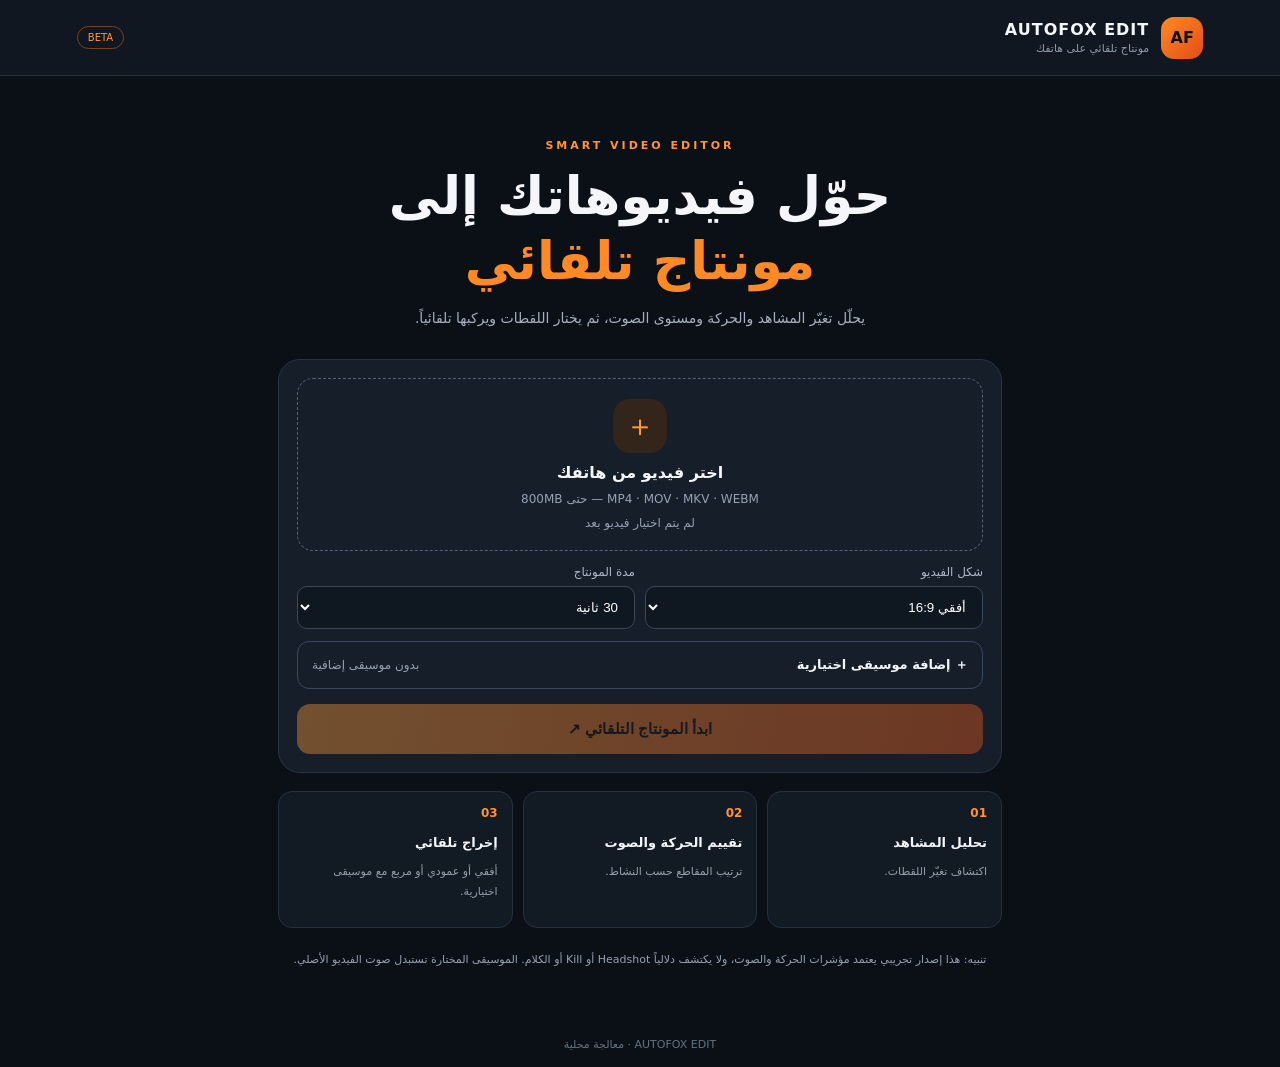
<file: AUTOFOX_EDIT/index.html>
<!doctype html>
<html lang="ar" dir="rtl"><head><meta charset="utf-8"><meta name="viewport" content="width=device-width,initial-scale=1,viewport-fit=cover"><meta name="theme-color" content="#10151d"><link rel="manifest" href="manifest.json"><link rel="stylesheet" href="style.css"><title>AUTOFOX EDIT</title></head>
<body><header><div class="brand"><span class="mark">AF</span><div><h1>AUTOFOX EDIT</h1><p>مونتاج تلقائي على هاتفك</p></div></div><span class="tag">BETA</span></header>
<main><section class="hero"><p class="eyebrow">SMART VIDEO EDITOR</p><h2>حوّل فيديوهاتك إلى<br><em>مونتاج تلقائي</em></h2><p class="sub">يحلّل تغيّر المشاهد والحركة ومستوى الصوت، ثم يختار اللقطات ويركبها تلقائياً.</p></section>
<section class="panel"><label class="drop" for="video"><span class="upload">＋</span><strong>اختر فيديو من هاتفك</strong><small>MP4 · MOV · MKV · WEBM — حتى 800MB</small><span id="filename">لم يتم اختيار فيديو بعد</span></label><input id="video" type="file" accept="video/*" hidden>
<div class="settings"><label>شكل الفيديو<select id="aspect"><option value="original">أفقي 16:9</option><option value="vertical">عمودي 9:16 (ريلز/شورتس)</option><option value="square">مربع 1:1</option></select></label><label>مدة المونتاج<select id="seconds"><option value="15">15 ثانية</option><option value="30" selected>30 ثانية</option><option value="45">45 ثانية</option><option value="60">60 ثانية</option></select></label></div>
<label class="music" for="music"><strong>＋ إضافة موسيقى اختيارية</strong><small id="musicname">بدون موسيقى إضافية</small></label><input id="music" type="file" accept="audio/*" hidden>
<button id="start" disabled>ابدأ المونتاج التلقائي <span>↗</span></button><div class="progress" id="progress" hidden><div class="bar"></div><p id="status">جارٍ تحليل الفيديو...</p></div><div id="result" class="result" hidden></div></section>
<section class="features"><article><b>01</b><strong>تحليل المشاهد</strong><p>اكتشاف تغيّر اللقطات.</p></article><article><b>02</b><strong>تقييم الحركة والصوت</strong><p>ترتيب المقاطع حسب النشاط.</p></article><article><b>03</b><strong>إخراج تلقائي</strong><p>أفقي أو عمودي أو مربع مع موسيقى اختيارية.</p></article></section>
<p class="note">تنبيه: هذا إصدار تجريبي يعتمد مؤشرات الحركة والصوت، ولا يكتشف دلالياً Headshot أو Kill أو الكلام. الموسيقى المختارة تستبدل صوت الفيديو الأصلي.</p></main><footer>AUTOFOX EDIT · معالجة محلية</footer><script src="app.js"></script></body></html>
</file>
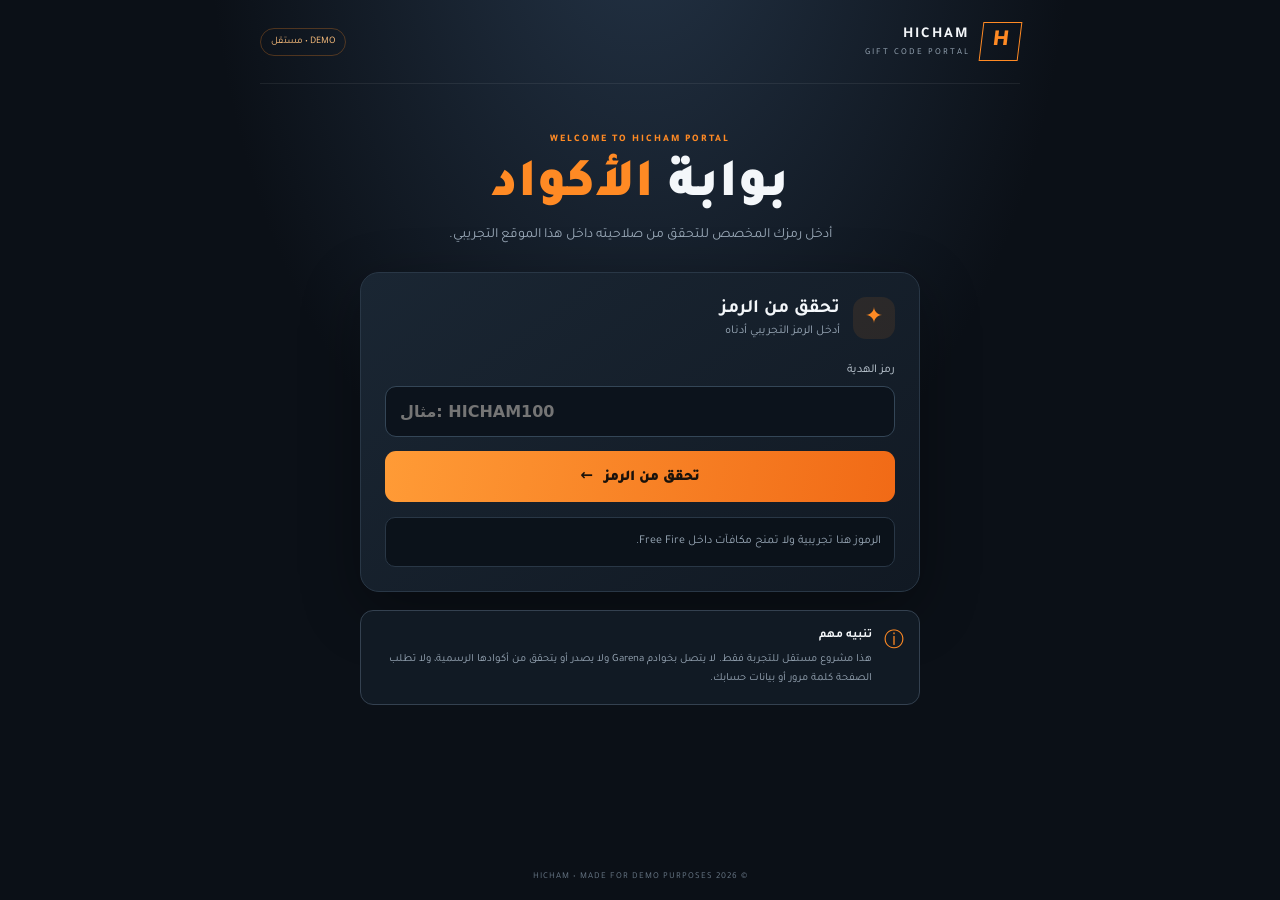
<file: docs/index.html>
<!doctype html>
<html lang="ar" dir="rtl">
<head>
<meta charset="utf-8"><meta name="viewport" content="width=device-width,initial-scale=1">
<meta name="theme-color" content="#10151d"><meta name="description" content="HICHAM Gift Code — صفحة تجريبية مستقلة لفحص الرموز المخصصة.">
<title>HICHAM GIFT CODE</title><link rel="stylesheet" href="style.css">
</head>
<body>
<header class="top"><div class="brand"><span class="mark">H</span><div><b>HICHAM</b><small>GIFT CODE PORTAL</small></div></div><span class="tag">DEMO • مستقل</span></header>
<main>
<section class="hero"><div class="eyebrow">WELCOME TO HICHAM PORTAL</div><h1>بوابة <em>الأكواد</em></h1><p>أدخل رمزك المخصص للتحقق من صلاحيته داخل هذا الموقع التجريبي.</p></section>
<section class="panel">
<div class="panel-head"><span class="orb">✦</span><div><h2>تحقق من الرمز</h2><p>أدخل الرمز التجريبي أدناه</p></div></div>
<label for="code">رمز الهدية</label><input id="code" maxlength="32" autocomplete="off" placeholder="مثال: HICHAM100" spellcheck="false">
<button id="check">تحقق من الرمز <span>←</span></button>
<div id="result" class="result" role="status" aria-live="polite">الرموز هنا تجريبية ولا تمنح مكافآت داخل Free Fire.</div>
</section>
<section class="info"><div class="info-icon">ⓘ</div><div><b>تنبيه مهم</b><p>هذا مشروع مستقل للتجربة فقط. لا يتصل بخوادم Garena ولا يصدر أو يتحقق من أكوادها الرسمية، ولا تطلب الصفحة كلمة مرور أو بيانات حسابك.</p></div></section>
</main>
<footer>© <span id="year"></span> HICHAM • MADE FOR DEMO PURPOSES</footer>
<script src="script.js"></script>
</body></html>
</file>
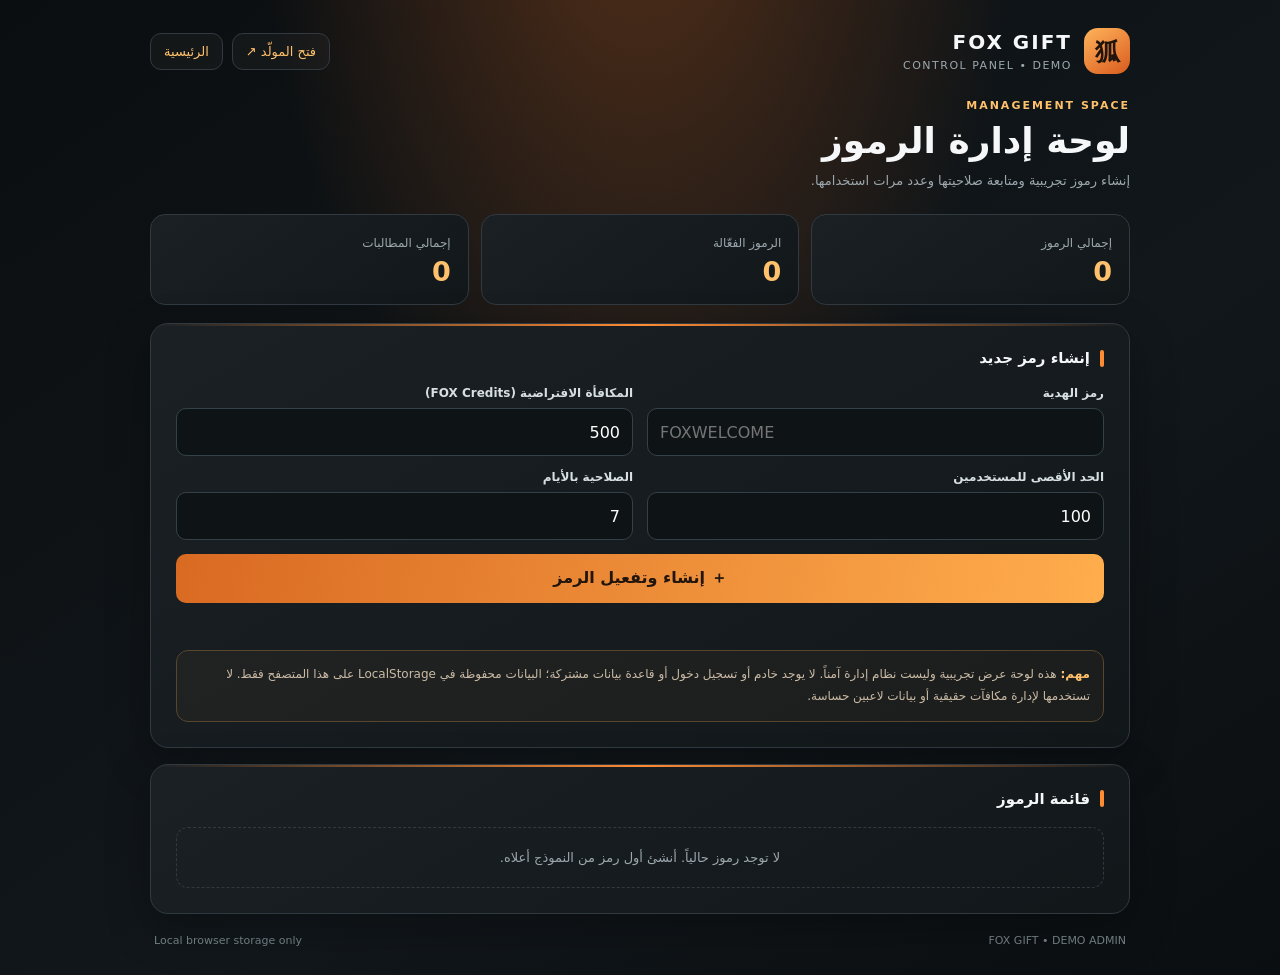
<file: FOX-GIFT-ADMIN/index.html>
<!doctype html>
<html lang="ar" dir="rtl">
<head>
<meta charset="utf-8"><meta name="viewport" content="width=device-width,initial-scale=1"><meta name="theme-color" content="#101316">
<title>FOX GIFT | لوحة التحكم التجريبية</title>
<style>
:root{color-scheme:dark;--bg:#0b0e10;--panel:#151a1e;--panel2:#1c2328;--line:#303a40;--orange:#ff8b32;--gold:#ffc16b;--muted:#9ca8ae;--white:#f5f7f8;--green:#64d6a0;--red:#ff7777}
*{box-sizing:border-box}body{margin:0;min-height:100vh;background:radial-gradient(ellipse at 50% -15%,#553019 0,transparent 42%),linear-gradient(145deg,#0b0e10,#11171b 60%,#0b0e10);color:var(--white);font-family:system-ui,-apple-system,"Segoe UI",Arial,sans-serif;padding:20px}
a{color:var(--gold);text-decoration:none}.shell{width:min(100%,980px);margin:auto}.top{display:flex;align-items:center;justify-content:space-between;gap:14px;flex-wrap:wrap;margin:8px 0 25px}.brand{display:flex;align-items:center;gap:12px}.mark{width:46px;height:46px;display:grid;place-items:center;border-radius:14px;background:linear-gradient(145deg,#ffb45c,#d95b1d);color:#20140d;font-size:25px;font-weight:1000}.brand b{display:block;letter-spacing:2px;font-size:20px}.brand small{color:var(--muted);font-size:11px;letter-spacing:1.5px}.nav{display:flex;gap:9px;flex-wrap:wrap}.nav a{border:1px solid var(--line);padding:10px 13px;border-radius:11px;font-size:13px;background:#ffffff08}
.heading{margin:12px 0 22px}.eyebrow{color:var(--gold);font-size:11px;letter-spacing:2px;font-weight:850}.heading h1{font-size:clamp(25px,5vw,36px);margin:8px 0}.heading p{color:var(--muted);font-size:13px;line-height:1.8;margin:0}
.stats{display:grid;grid-template-columns:repeat(3,1fr);gap:12px;margin:18px 0}.stat{background:linear-gradient(145deg,#1a2024,#12171a);border:1px solid var(--line);border-radius:15px;padding:17px}.stat small{color:var(--muted);font-size:12px}.stat strong{display:block;font-size:27px;color:var(--gold);margin-top:5px}
.panel{background:linear-gradient(150deg,#1a2024,#12171a);border:1px solid var(--line);border-radius:18px;padding:clamp(17px,3vw,25px);margin-top:16px;box-shadow:0 15px 45px #0004;position:relative;overflow:hidden}.panel:before{content:"";position:absolute;inset:0 0 auto;height:2px;background:linear-gradient(90deg,transparent,var(--orange),transparent)}h2{font-size:15px;margin:0 0 19px;display:flex;align-items:center;gap:10px}h2:before{content:"";width:4px;height:17px;border-radius:4px;background:var(--orange)}
form{display:grid;grid-template-columns:repeat(2,minmax(0,1fr));gap:14px}.field label{display:block;font-size:12px;color:#d7dfe2;font-weight:750;margin-bottom:8px}.field input{width:100%;height:48px;border:1px solid #354148;border-radius:10px;background:#0e1316;color:white;padding:0 12px;font:inherit;outline:none}.field input:focus{border-color:var(--orange);box-shadow:0 0 0 3px #ff8b3220}.wide{grid-column:1/-1}
button{font:inherit;cursor:pointer;border-radius:10px;font-weight:850}.create{height:49px;border:0;background:linear-gradient(100deg,#d96a22,#ffad4d);color:#21150d}.status{min-height:20px;color:var(--green);font-size:12px;margin-top:12px}
.notice{padding:13px;border:1px solid #59452e;border-radius:12px;background:#ffb34b0a;color:#cbbba6;font-size:12px;line-height:1.8;margin-top:15px}.notice b{color:var(--gold)}
.list{display:grid;gap:10px}.empty{padding:22px;text-align:center;color:var(--muted);border:1px dashed var(--line);border-radius:12px;font-size:13px}.item{display:flex;align-items:center;justify-content:space-between;gap:14px;flex-wrap:wrap;padding:15px;border:1px solid var(--line);border-radius:13px;background:#ffffff04}.code{font-weight:950;letter-spacing:1.5px;color:var(--gold);direction:ltr;text-align:right}.meta{font-size:11px;color:var(--muted);line-height:1.9;margin-top:5px}.pill{display:inline-block;padding:3px 8px;border-radius:20px;font-size:10px;font-weight:800;margin-inline-start:6px}.active{background:#64d6a018;color:var(--green)}.paused{background:#ff777718;color:var(--red)}.actions{display:flex;gap:7px}.action{padding:9px 12px;border:1px solid var(--line);background:#ffffff08;color:#e8edef;font-size:11px}.delete{border-color:#793b3b;color:#ff9999}.footer{display:flex;justify-content:space-between;gap:12px;flex-wrap:wrap;color:#77858b;font-size:11px;padding:20px 4px 8px}
@media(max-width:600px){body{padding:13px}.brand b{font-size:17px}.mark{width:42px;height:42px}.stats{gap:8px}.stat{padding:12px}.stat strong{font-size:22px}form{grid-template-columns:1fr}.wide{grid-column:auto}.item{align-items:flex-start}.actions{width:100%}.action{flex:1}}
</style>
</head>
<body><div class="shell">
<header class="top"><div class="brand"><div class="mark">狐</div><div><b>FOX GIFT</b><small>CONTROL PANEL • DEMO</small></div></div><nav class="nav"><a href="../fox-gift/">فتح المولّد ↗</a><a href="../">الرئيسية</a></nav></header>
<section class="heading"><div class="eyebrow">MANAGEMENT SPACE</div><h1>لوحة إدارة الرموز</h1><p>إنشاء رموز تجريبية ومتابعة صلاحيتها وعدد مرات استخدامها.</p></section>
<section class="stats"><div class="stat"><small>إجمالي الرموز</small><strong id="total">0</strong></div><div class="stat"><small>الرموز الفعّالة</small><strong id="enabled">0</strong></div><div class="stat"><small>إجمالي المطالبات</small><strong id="claims">0</strong></div></section>
<section class="panel"><h2>إنشاء رمز جديد</h2>
<form id="form">
<div class="field"><label for="code">رمز الهدية</label><input id="code" required maxlength="32" placeholder="FOXWELCOME" dir="ltr" autocomplete="off"></div>
<div class="field"><label for="reward">المكافأة الافتراضية (FOX Credits)</label><input id="reward" type="number" min="1" max="1000000" value="500" required></div>
<div class="field"><label for="uses">الحد الأقصى للمستخدمين</label><input id="uses" type="number" min="1" max="100000" value="100" required></div>
<div class="field"><label for="days">الصلاحية بالأيام</label><input id="days" type="number" min="1" max="365" value="7" required></div>
<button class="create wide" type="submit">＋ إنشاء وتفعيل الرمز</button>
</form><div class="status" id="status" role="status" aria-live="polite"></div>
<div class="notice"><b>مهم:</b> هذه لوحة عرض تجريبية وليست نظام إدارة آمناً. لا يوجد خادم أو تسجيل دخول أو قاعدة بيانات مشتركة؛ البيانات محفوظة في LocalStorage على هذا المتصفح فقط. لا تستخدمها لإدارة مكافآت حقيقية أو بيانات لاعبين حساسة.</div>
</section>
<section class="panel"><h2>قائمة الرموز</h2><div class="list" id="list"></div></section>
<footer class="footer"><span>FOX GIFT • DEMO ADMIN</span><span>Local browser storage only</span></footer>
</div>
<script>
"use strict";
const KEY="foxgift_demo_v1",$=id=>document.getElementById(id);
function load(){try{return JSON.parse(localStorage.getItem(KEY)||'{"codes":{},"claims":{}}')}catch(e){return {codes:{},claims:{}}}}
function save(db){localStorage.setItem(KEY,JSON.stringify(db));render()}
function esc(value){return String(value).replace(/[&<>"']/g,c=>({"&":"&amp;","<":"&lt;",">":"&gt;",'"':"&quot;","'":"&#39;"}[c]))}
function render(){
 const db=load(),entries=Object.entries(db.codes||{});let claims=0;
 for(const [,item] of entries)claims+=Object.keys(item.claims||{}).length;
 $("total").textContent=entries.length;$("enabled").textContent=entries.filter(([,x])=>x.active&&Date.now()<=Number(x.expiresAt)).length;$("claims").textContent=claims;
 $("list").innerHTML=entries.length?entries.map(([code,x])=>{
  const used=Object.keys(x.claims||{}).length,expired=Date.now()>Number(x.expiresAt),on=!!x.active&&!expired;
  const expiry=new Date(Number(x.expiresAt)).toLocaleDateString("ar");
  return '<article class="item"><div><div class="code">'+esc(code)+'</div><div class="meta">'+Number(x.reward)+' FOX Credits · '+used+'/'+Number(x.maxUses)+' استعمال · ينتهي '+esc(expiry)+' <span class="pill '+(on?'active':'paused')+'">'+(expired?'منتهي':on?'فعّال':'متوقف')+'</span></div></div><div class="actions"><button class="action" type="button" data-toggle="'+esc(code)+'">'+(x.active?'إيقاف':'تفعيل')+'</button><button class="action delete" type="button" data-delete="'+esc(code)+'">حذف</button></div></article>'
 }).join(""):'<div class="empty">لا توجد رموز حالياً. أنشئ أول رمز من النموذج أعلاه.</div>';
}
$("form").addEventListener("submit",e=>{
 e.preventDefault();const db=load(),code=$("code").value.trim().toUpperCase(),days=Number($("days").value),reward=Number($("reward").value),maxUses=Number($("uses").value);
 if(!/^[A-Z0-9_-]{4,32}$/.test(code)){$("status").textContent="استخدم 4 إلى 32 حرفاً أو رقماً أو - أو _.";return}
 if(db.codes[code]){$("status").textContent="هذا الرمز موجود بالفعل.";return}
 if(!Number.isInteger(days)||days<1||days>365||!Number.isInteger(reward)||reward<1||reward>1000000||!Number.isInteger(maxUses)||maxUses<1||maxUses>100000){$("status").textContent="تحقق من القيم المدخلة.";return}
 db.codes[code]={reward,maxUses,expiresAt:Date.now()+days*86400000,active:true,secret:crypto.randomUUID(),claims:{},createdAt:Date.now()};
 save(db);$("form").reset();$("reward").value=500;$("uses").value=100;$("days").value=7;$("status").textContent="تم إنشاء الرمز التجريبي.";
});
$("list").addEventListener("click",e=>{
 const toggle=e.target.closest("[data-toggle]"),del=e.target.closest("[data-delete]");if(!toggle&&!del)return;
 const db=load();
 if(toggle){const code=toggle.dataset.toggle;if(!db.codes[code])return;db.codes[code].active=!db.codes[code].active;save(db)}
 if(del){const code=del.dataset.delete;if(!db.codes[code])return;if(confirm("حذف الرمز "+code+" من بيانات هذا المتصفح؟")){delete db.codes[code];save(db)}}
});
window.addEventListener("storage",render);render();
</script></body></html>
</file>
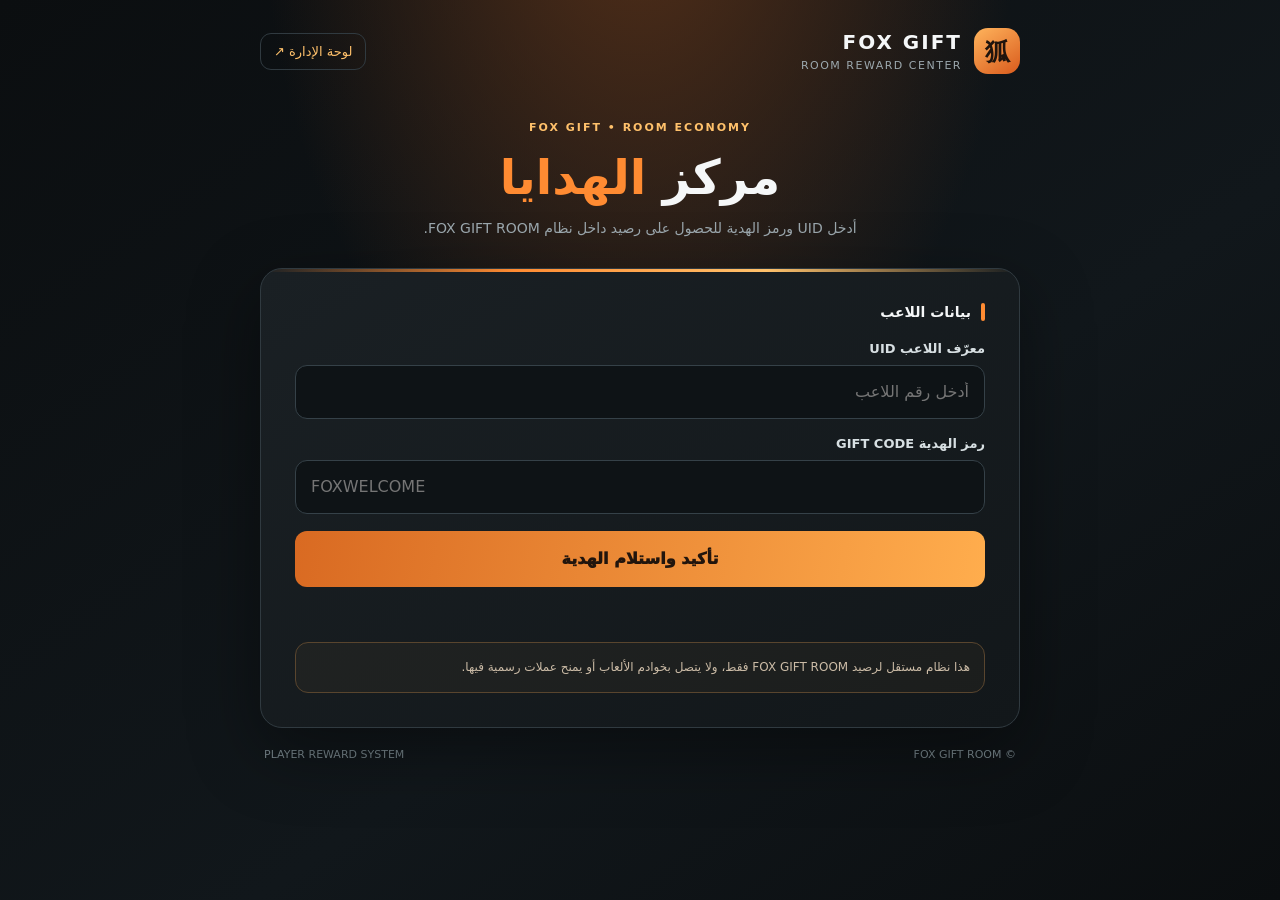
<file: FOX-GIFT-ROOM/index.html>
<!doctype html>
<html lang="ar" dir="rtl">
<head>
<meta charset="utf-8"><meta name="viewport" content="width=device-width,initial-scale=1"><meta name="theme-color" content="#101316">
<title>FOX GIFT ROOM | مركز الهدايا</title>
<style>
:root{color-scheme:dark;--line:#303a40;--orange:#ff8b32;--gold:#ffc16b;--muted:#9ca8ae;--white:#f5f7f8;--green:#64d6a0;--red:#ff7777}
*{box-sizing:border-box}body{margin:0;min-height:100vh;background:radial-gradient(ellipse at 50% -15%,#553019 0,transparent 42%),linear-gradient(145deg,#0b0e10,#11171b 60%,#0b0e10);color:var(--white);font-family:system-ui,Arial,sans-serif;padding:20px}.shell{width:min(100%,760px);margin:auto}
.top{display:flex;justify-content:space-between;align-items:center;margin:8px 0 25px;gap:12px}.brand{display:flex;align-items:center;gap:12px}.mark{width:46px;height:46px;display:grid;place-items:center;border-radius:14px;background:linear-gradient(145deg,#ffb45c,#d95b1d);color:#20140d;font-size:25px;font-weight:1000}.brand b{display:block;letter-spacing:2px;font-size:20px}.brand small{color:var(--muted);font-size:11px;letter-spacing:1.5px}a{color:var(--gold);text-decoration:none}.toplink{border:1px solid var(--line);padding:10px 13px;border-radius:11px;font-size:13px}
.hero{text-align:center;padding:22px 12px 26px}.eyebrow{color:var(--gold);font-size:11px;letter-spacing:2px;font-weight:800}.hero h1{font-size:clamp(30px,7vw,48px);margin:15px 0 10px}.hero h1 span{color:var(--orange)}.hero p{color:var(--muted);max-width:500px;margin:auto;line-height:1.9;font-size:14px}
.card{background:linear-gradient(150deg,#1a2024,#12171a);border:1px solid var(--line);border-radius:22px;padding:clamp(20px,5vw,34px);box-shadow:0 22px 70px #0006;position:relative;overflow:hidden}.card:before{content:"";position:absolute;inset:0 0 auto;height:3px;background:linear-gradient(90deg,transparent,var(--orange),var(--gold),transparent)}
h2{font-size:14px;margin:0 0 20px;display:flex;align-items:center;gap:10px}h2:before{content:"";width:4px;height:18px;border-radius:4px;background:var(--orange)}
.field{margin:17px 0}.field label{display:block;color:#d7dfe2;font-size:13px;font-weight:750;margin-bottom:9px}.field input{width:100%;height:54px;border-radius:12px;border:1px solid #354148;background:#0e1316;color:white;padding:0 15px;font:inherit;outline:none}.field input:focus{border-color:var(--orange);box-shadow:0 0 0 3px #ff8b3220}
button{font:inherit;cursor:pointer}.primary{width:100%;height:56px;border:0;border-radius:12px;background:linear-gradient(100deg,#d96a22,#ffad4d);color:#21150d;font-weight:950}.message{text-align:center;min-height:25px;margin-top:12px;font-size:13px;color:var(--red)}.result{display:none;margin-top:16px;padding:20px;border:1px solid #8d5b31;border-radius:15px;background:linear-gradient(145deg,#2a211a,#171a1b);text-align:center}.result.show{display:block}.result small{color:var(--gold);font-size:11px;letter-spacing:2px}.token{font-size:clamp(28px,8vw,38px);font-weight:950;letter-spacing:4px;color:#ffd18c;direction:ltr;margin:10px 0}.reward{color:#cbd5d9;font-size:13px}.notice{margin-top:18px;padding:14px;border:1px solid #59452e;border-radius:13px;background:#ffb34b0a;color:#cbbba6;font-size:12px;line-height:1.8}.footer{display:flex;justify-content:space-between;gap:12px;flex-wrap:wrap;color:#77858b;font-size:11px;padding:20px 4px}
@media(max-width:520px){body{padding:14px}.top{margin:5px 0 14px}.brand b{font-size:17px}.mark{width:42px;height:42px}.hero{padding:20px 4px}.card{border-radius:17px}}
</style></head><body><div class="shell">
<header class="top"><div class="brand"><div class="mark">狐</div><div><b>FOX GIFT</b><small>ROOM REWARD CENTER</small></div></div><a class="toplink" href="admin.html">لوحة الإدارة ↗</a></header>
<section class="hero"><div class="eyebrow">FOX GIFT • ROOM ECONOMY</div><h1>مركز <span>الهدايا</span></h1><p>أدخل UID ورمز الهدية للحصول على رصيد داخل نظام FOX GIFT ROOM.</p></section>
<main class="card"><h2>بيانات اللاعب</h2>
<div class="field"><label for="uid">معرّف اللاعب UID</label><input id="uid" inputmode="numeric" maxlength="24" placeholder="أدخل رقم اللاعب"></div>
<div class="field"><label for="code">رمز الهدية GIFT CODE</label><input id="code" maxlength="32" placeholder="FOXWELCOME" dir="ltr"></div>
<button class="primary" id="claim">تأكيد واستلام الهدية</button><div class="message" id="message" role="status" aria-live="polite"></div>
<section class="result" id="result"><small>FOX GIFT TOKEN ID</small><div class="token" id="receipt"></div><div class="reward" id="reward"></div></section>
<div class="notice">هذا نظام مستقل لرصيد FOX GIFT ROOM فقط، ولا يتصل بخوادم الألعاب أو يمنح عملات رسمية فيها.</div>
</main><footer class="footer"><span>© FOX GIFT ROOM</span><span>PLAYER REWARD SYSTEM</span></footer></div>
<script>
const $=id=>document.getElementById(id);
$("claim").onclick=async()=>{$("result").classList.remove("show");$("message").style.color="var(--red)";$("message").textContent="";const uid=$("uid").value.trim(),code=$("code").value.trim().toUpperCase();if(!/^\d{5,24}$/.test(uid)){$("message").textContent="تحقق من UID؛ يجب أن يكون من 5 إلى 24 رقماً.";return}if(!/^[A-Z0-9_-]{4,32}$/.test(code)){$("message").textContent="تحقق من رمز الهدية.";return}
try{const r=await fetch("/api/claim",{method:"POST",headers:{"Content-Type":"application/json"},body:JSON.stringify({uid,code})});const d=await r.json();if(!r.ok)throw Error(d.error||"تعذر إتمام الطلب");$("receipt").textContent=d.token_id;$("reward").textContent="تمت إضافة "+d.credits+" FOX Credits إلى محفظة UID "+uid;$("result").classList.add("show");$("message").style.color="var(--green)";$("message").textContent="تم قبول الرمز."}catch(e){$("message").textContent=e.message==="Failed to fetch"?"الخادم غير مشغّل حالياً.":e.message}};
</script></body></html>
</file>
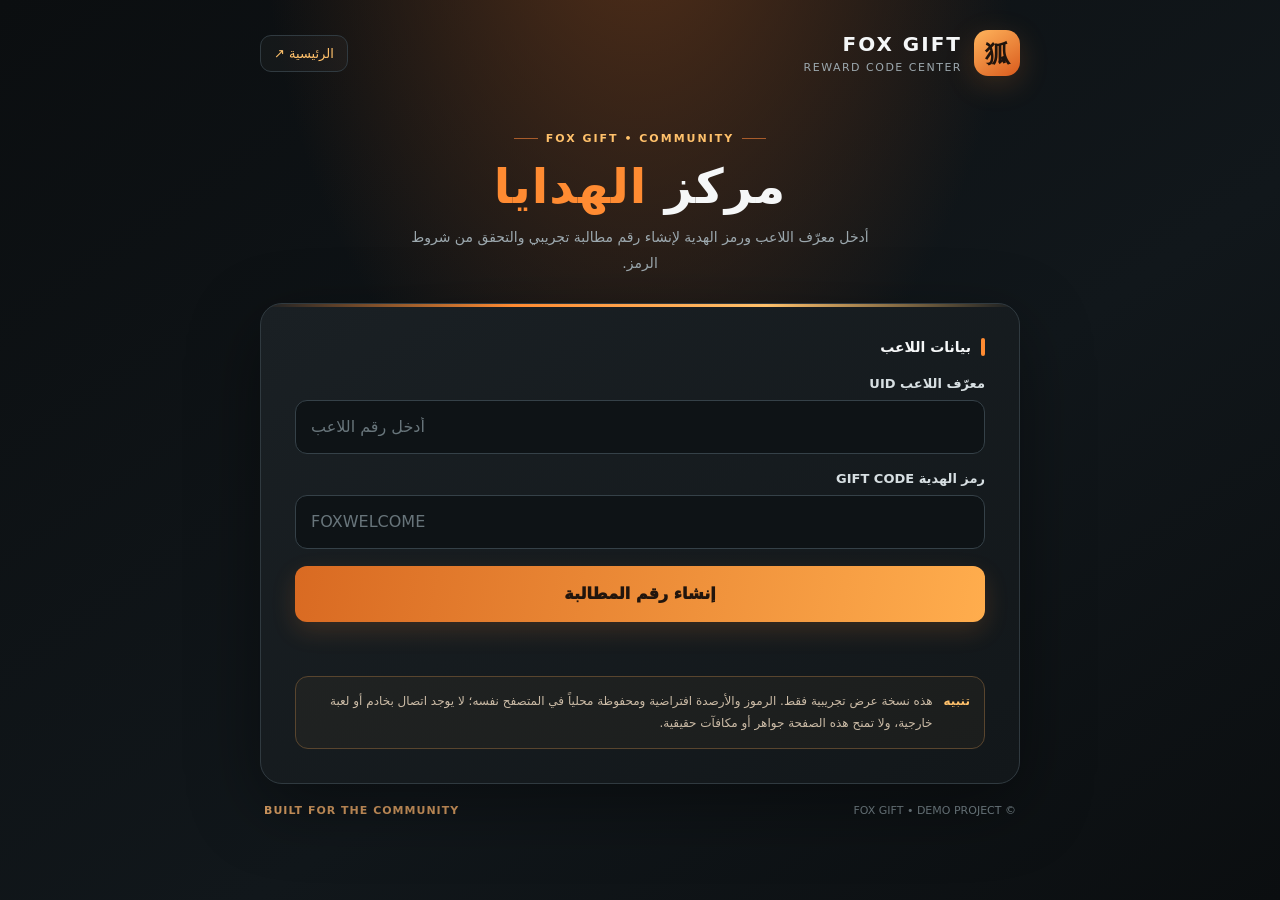
<file: FOX-GIFT/index.html>
<!doctype html>
<html lang="ar" dir="rtl">
<head>
<meta charset="utf-8"><meta name="viewport" content="width=device-width,initial-scale=1">
<meta name="theme-color" content="#101316">
<title>FOX GIFT | مركز الهدايا</title>
<style>
:root{color-scheme:dark;--bg:#0b0e10;--panel:#151a1e;--panel2:#1b2227;--line:#303a40;--orange:#ff8b32;--gold:#ffc16b;--muted:#9ca8ae;--white:#f5f7f8;--green:#64d6a0;--red:#ff7777}
*{box-sizing:border-box}body{margin:0;min-height:100vh;background:radial-gradient(ellipse at 50% -15%,#553019 0,transparent 42%),linear-gradient(145deg,#0b0e10,#11171b 60%,#0b0e10);color:var(--white);font-family:system-ui,-apple-system,"Segoe UI",Arial,sans-serif;padding:22px}
a{color:var(--gold);text-decoration:none}.shell{width:min(100%,760px);margin:auto}.top{display:flex;align-items:center;justify-content:space-between;gap:14px;margin:8px 0 26px}.brand{display:flex;align-items:center;gap:12px}.mark{width:46px;height:46px;display:grid;place-items:center;border-radius:14px;background:linear-gradient(145deg,#ffb45c,#d95b1d);color:#20140d;font-size:25px;font-weight:1000;box-shadow:0 8px 30px #ff8b3230}.brand b{display:block;letter-spacing:2px;font-size:20px}.brand small{color:var(--muted);font-size:11px;letter-spacing:1.5px}.toplink{border:1px solid var(--line);padding:10px 13px;border-radius:11px;font-size:13px;background:#ffffff08}
.hero{text-align:center;padding:22px 12px 26px}.eyebrow{display:inline-flex;gap:8px;align-items:center;color:var(--gold);font-size:11px;letter-spacing:2px;font-weight:800}.eyebrow:before,.eyebrow:after{content:"";width:24px;height:1px;background:#a85c2b}.hero h1{font-size:clamp(30px,7vw,48px);line-height:1.12;margin:15px 0 10px;letter-spacing:1px}.hero h1 span{color:var(--orange)}.hero p{color:var(--muted);max-width:490px;margin:0 auto;line-height:1.9;font-size:14px}
.card{background:linear-gradient(150deg,#1a2024,#12171a);border:1px solid var(--line);border-radius:22px;padding:clamp(20px,5vw,34px);box-shadow:0 22px 70px #0006;position:relative;overflow:hidden}.card:before{content:"";position:absolute;inset:0 0 auto;height:3px;background:linear-gradient(90deg,transparent,var(--orange),var(--gold),transparent)}
.section-title{font-size:14px;font-weight:850;margin:0 0 20px;display:flex;align-items:center;gap:10px}.section-title:before{content:"";width:4px;height:18px;border-radius:4px;background:var(--orange)}
.field{margin:17px 0}.field label{display:block;color:#d7dfe2;font-size:13px;font-weight:750;margin-bottom:9px}.field input{width:100%;height:54px;border-radius:12px;border:1px solid #354148;background:#0e1316;color:white;padding:0 15px;font:inherit;outline:none;direction:ltr;text-align:left}.field input:focus{border-color:var(--orange);box-shadow:0 0 0 3px #ff8b3220}.field input::placeholder{color:#68757b}
button{font:inherit;cursor:pointer}.primary{width:100%;height:56px;border:0;border-radius:12px;background:linear-gradient(100deg,#d96a22,#ffad4d);color:#21150d;font-weight:950;box-shadow:0 9px 25px #ff8b3228;transition:transform .15s,filter .15s}.primary:active{transform:translateY(1px);filter:brightness(.95)}
.message{min-height:24px;margin:12px 0 0;text-align:center;font-size:13px;color:var(--red)}.result{display:none;margin-top:16px;padding:20px;border:1px solid #8d5b31;border-radius:15px;background:linear-gradient(145deg,#2a211a,#171a1b);text-align:center}.result.show{display:block}.result small{color:var(--gold);font-size:11px;letter-spacing:2px}.token{font-size:clamp(28px,8vw,38px);font-weight:950;letter-spacing:5px;color:#ffd18c;direction:ltr;margin:10px 0}.reward{color:#cbd5d9;font-size:13px}.copy{margin-top:15px;padding:11px 18px;border:1px solid #9a693d;border-radius:10px;background:#ffffff0a;color:var(--gold);font-weight:800}
.notice{display:flex;gap:11px;align-items:flex-start;margin-top:18px;padding:14px;border:1px solid #59452e;border-radius:13px;background:#ffb34b0a;color:#cbbba6;font-size:12px;line-height:1.8}.notice b{color:var(--gold);white-space:nowrap}
.footer{display:flex;justify-content:space-between;gap:12px;flex-wrap:wrap;color:#77858b;font-size:11px;padding:20px 4px 8px}.footer strong{color:#dca064;letter-spacing:1px}
@media(max-width:520px){body{padding:14px}.top{margin:5px 0 14px}.brand b{font-size:17px}.mark{width:42px;height:42px}.hero{padding:20px 4px}.hero p{font-size:13px}.card{border-radius:17px}}
</style>
</head>
<body>
<div class="shell">
<header class="top"><div class="brand"><div class="mark">狐</div><div><b>FOX GIFT</b><small>REWARD CODE CENTER</small></div></div><a class="toplink" href="../">الرئيسية ↗</a></header>
<section class="hero"><div class="eyebrow">FOX GIFT • COMMUNITY</div><h1>مركز <span>الهدايا</span></h1><p>أدخل معرّف اللاعب ورمز الهدية لإنشاء رقم مطالبة تجريبي والتحقق من شروط الرمز.</p></section>
<main class="card">
<h2 class="section-title">بيانات اللاعب</h2>
<div class="field"><label for="uid">معرّف اللاعب UID</label><input id="uid" inputmode="numeric" maxlength="24" placeholder="أدخل رقم اللاعب" autocomplete="off"></div>
<div class="field"><label for="gift">رمز الهدية GIFT CODE</label><input id="gift" maxlength="32" placeholder="FOXWELCOME" autocomplete="off"></div>
<button class="primary" id="make">إنشاء رقم المطالبة</button>
<div class="message" id="message" role="status" aria-live="polite"></div>
<section class="result" id="result"><small>DEMO CLAIM TOKEN</small><div class="token" id="token"></div><div class="reward" id="reward"></div><button class="copy" id="copy" type="button">نسخ الرقم</button></section>
<div class="notice"><b>تنبيه</b><span>هذه نسخة عرض تجريبية فقط. الرموز والأرصدة افتراضية ومحفوظة محلياً في المتصفح نفسه؛ لا يوجد اتصال بخادم أو لعبة خارجية، ولا تمنح هذه الصفحة جواهر أو مكافآت حقيقية.</span></div>
</main>
<footer class="footer"><span>© FOX GIFT • DEMO PROJECT</span><strong>BUILT FOR THE COMMUNITY</strong></footer>
</div>
<script>
"use strict";
const KEY="foxgift_demo_v1", $=id=>document.getElementById(id);
function load(){try{return JSON.parse(localStorage.getItem(KEY)||'{"codes":{},"claims":{}}')}catch(e){return {codes:{},claims:{}}}}
async function digest(value){if(!crypto.subtle)throw new Error("SECURE_CONTEXT_REQUIRED");const data=await crypto.subtle.digest("SHA-256",new TextEncoder().encode(value));return Array.from(new Uint8Array(data),b=>b.toString(16).padStart(2,"0")).join("").toUpperCase()}
function message(text,error=true){$("message").textContent=text;$("message").style.color=error?"var(--red)":"var(--green)"}
$("make").addEventListener("click",async()=>{
 $("result").classList.remove("show");message("");
 const uid=$("uid").value.trim(),code=$("gift").value.trim().toUpperCase();
 if(!/^\d{5,24}$/.test(uid)){message("أدخل UID رقمياً من 5 إلى 24 خانة.");return}
 if(!/^[A-Z0-9_-]{4,32}$/.test(code)){message("رمز الهدية يجب أن يكون من 4 إلى 32 حرفاً أو رقماً.");return}
 const db=load(),item=db.codes[code];
 if(!item||!item.active){message("الرمز غير موجود أو غير مفعّل.");return}
 if(Date.now()>Number(item.expiresAt)){message("انتهت صلاحية هذا الرمز.");return}
 item.claims=item.claims||{};
 if(item.claims[uid]){message("استُخدم هذا الرمز مسبقاً مع UID نفسه.");return}
 if(Object.keys(item.claims).length>=Number(item.maxUses)){message("وصل الرمز إلى الحد الأقصى للاستعمال.");return}
 try{const token=(await digest(uid+"|"+code+"|"+item.secret)).slice(0,8);item.claims[uid]={token,at:Date.now()};db.codes[code]=item;localStorage.setItem(KEY,JSON.stringify(db));$("token").textContent=token;$("reward").textContent="مكافأة افتراضية: "+Number(item.reward)+" FOX Credits";$("result").classList.add("show");message("تم إنشاء رقم تجريبي بنجاح.",false)}
 catch(e){message("تعذّر إنشاء الرقم. افتح الصفحة عبر HTTPS ثم أعد المحاولة.")}
});
$("copy").addEventListener("click",async()=>{const value=$("token").textContent;try{await navigator.clipboard.writeText(value);$("copy").textContent="تم النسخ ✓"}catch(e){$("token").focus?.();$("copy").textContent="حدّد الرقم وانسخه يدوياً"}});
</script>
</body></html>
</file>
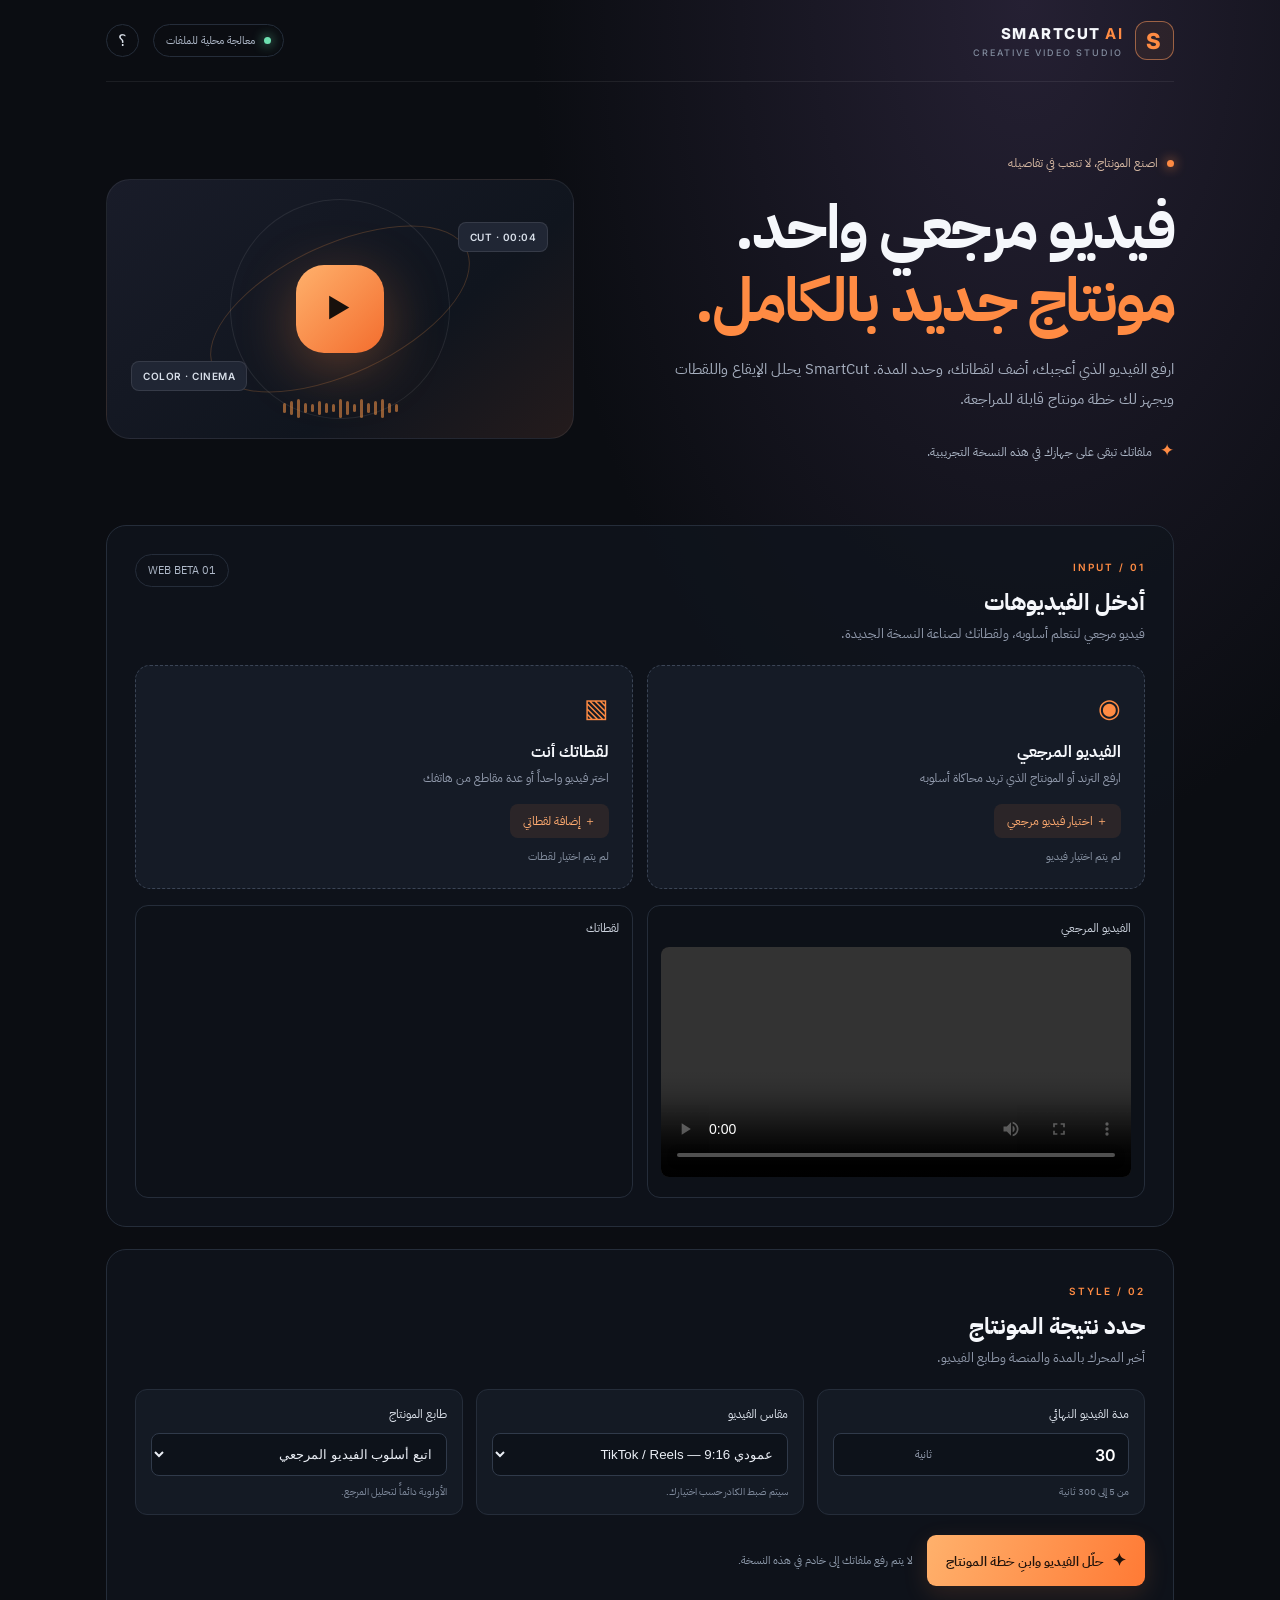
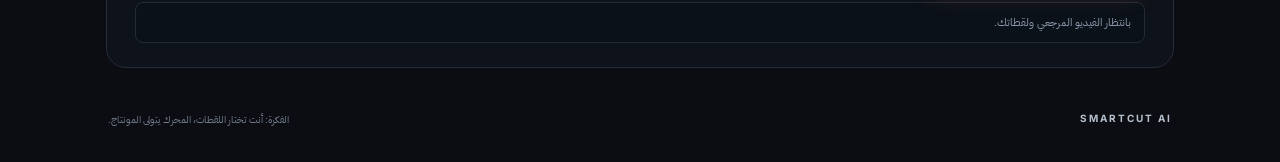
<file: smartcut-web/index.html>
<!doctype html>
<html lang="ar" dir="rtl">
<head>
<meta charset="utf-8"><meta name="viewport" content="width=device-width,initial-scale=1,viewport-fit=cover">
<meta name="theme-color" content="#0b0d12"><meta name="description" content="SmartCut AI — استوديو يفهم أسلوب المونتاج ويخطط لإعادة تنفيذه على لقطاتك.">
<title>SmartCut AI — Studio</title><link rel="stylesheet" href="./styles.css">
</head>
<body>
<div class="app-shell">
<header class="topbar">
 <a class="brand" href="#"><span class="brand-mark">S</span><span>SMARTCUT <b>AI</b><small>CREATIVE VIDEO STUDIO</small></span></a>
 <div class="top-actions"><span class="local-pill"><i></i> معالجة محلية للملفات</span><button class="icon-btn" id="helpBtn" aria-label="مساعدة">؟</button></div>
</header>
<main>
<section class="hero">
 <div class="hero-copy"><div class="eyebrow"><span></span> اصنع المونتاج، لا تتعب في تفاصيله</div>
 <h1>فيديو مرجعي واحد.<br><em>مونتاج جديد بالكامل.</em></h1>
 <p>ارفع الفيديو الذي أعجبك، أضف لقطاتك، وحدد المدة. SmartCut يحلل الإيقاع واللقطات ويجهز لك خطة مونتاج قابلة للمراجعة.</p>
 <div class="hero-note"><span>✦</span> ملفاتك تبقى على جهازك في هذه النسخة التجريبية.</div></div>
 <div class="hero-art" aria-hidden="true"><div class="orbit orbit-a"></div><div class="orbit orbit-b"></div><div class="play-core">▶</div><div class="float-tag tag-one">CUT · 00:04</div><div class="float-tag tag-two">COLOR · CINEMA</div><div class="wave"><i></i><i></i><i></i><i></i><i></i><i></i><i></i><i></i><i></i><i></i><i></i><i></i><i></i><i></i><i></i><i></i><i></i></div></div>
</section>
<section class="workspace">
 <div class="section-heading"><div><span class="step">01 / INPUT</span><h2>أدخل الفيديوهات</h2><p>فيديو مرجعي لنتعلم أسلوبه، ولقطاتك لصناعة النسخة الجديدة.</p></div><span class="beta">WEB BETA 01</span></div>
 <div class="upload-grid">
  <label class="upload-card reference-card" for="referenceInput"><input id="referenceInput" type="file" accept="video/*"><span class="upload-icon">◉</span><strong>الفيديو المرجعي</strong><small>ارفع الترند أو المونتاج الذي تريد محاكاة أسلوبه</small><span class="upload-cta">＋ اختيار فيديو مرجعي</span><div class="file-meta" id="referenceMeta">لم يتم اختيار فيديو</div></label>
  <label class="upload-card footage-card" for="footageInput"><input id="footageInput" type="file" accept="video/*" multiple><span class="upload-icon">▧</span><strong>لقطاتك أنت</strong><small>اختر فيديو واحداً أو عدة مقاطع من هاتفك</small><span class="upload-cta">＋ إضافة لقطاتي</span><div class="file-meta" id="footageMeta">لم يتم اختيار لقطات</div></label>
 </div>
 <div class="preview-grid" id="previewGrid" hidden><div class="preview-panel"><div class="panel-title">الفيديو المرجعي <span id="refInfo"></span></div><video id="referencePreview" controls playsinline></video></div><div class="preview-panel"><div class="panel-title">لقطاتك <span id="clipsCount"></span></div><div class="clip-list" id="clipList"></div></div></div>
</section>
<section class="workspace settings-workspace">
 <div class="section-heading"><div><span class="step">02 / STYLE</span><h2>حدد نتيجة المونتاج</h2><p>أخبر المحرك بالمدة والمنصة وطابع الفيديو.</p></div></div>
 <div class="settings-grid">
  <div class="setting"><label for="durationInput">مدة الفيديو النهائي</label><div class="duration-wrap"><input id="durationInput" type="number" min="5" max="300" value="30"><span>ثانية</span></div><small>من 5 إلى 300 ثانية</small></div>
  <div class="setting"><label for="platformInput">مقاس الفيديو</label><select id="platformInput"><option value="9:16">عمودي 9:16 — TikTok / Reels</option><option value="16:9">أفقي 16:9 — YouTube</option><option value="1:1">مربع 1:1 — منشورات</option></select><small>سيتم ضبط الكادر حسب اختيارك.</small></div>
  <div class="setting"><label for="styleInput">طابع المونتاج</label><select id="styleInput"><option value="auto">اتبع أسلوب الفيديو المرجعي</option><option value="cinematic">سينمائي وناعم</option><option value="energetic">سريع وحماسي</option><option value="minimal">نظيف وبسيط</option></select><small>الأولوية دائماً لتحليل المرجع.</small></div>
 </div>
 <div class="action-row"><button class="primary-btn" id="analyzeBtn"><span>✦</span> حلّل الفيديو وابنِ خطة المونتاج</button><span class="privacy">لا يتم رفع ملفاتك إلى خادم في هذه النسخة.</span></div>
 <div class="status" id="status" role="status">بانتظار الفيديو المرجعي ولقطاتك.</div>
</section>
<section class="results workspace" id="results" hidden>
 <div class="section-heading"><div><span class="step">03 / EDIT PLAN</span><h2>خطة المونتاج المقترحة</h2><p>راجع الترتيب والتوقيت قبل اعتماد أي تنفيذ.</p></div><span class="ready-label">PLAN READY</span></div>
 <div class="analysis-grid"><div class="analysis-card"><small>مدة المرجع</small><strong id="refDuration">—</strong></div><div class="analysis-card"><small>عدد لقطاتك</small><strong id="clipTotal">—</strong></div><div class="analysis-card"><small>المدة المستهدفة</small><strong id="targetDuration">—</strong></div><div class="analysis-card"><small>أسلوب القص</small><strong id="cutStyle">—</strong></div></div>
 <div class="timeline-head"><h3>تسلسل اللقطات</h3><span id="timelineTotal"></span></div><div class="timeline" id="timeline"></div>
 <div class="insight-box"><span>✦</span><div><strong>ماذا حلّل الموقع؟</strong><p id="insightText"></p><small>هذه نسخة أولية: تحلل بيانات الفيديو وعينات الإطارات محلياً، ولا تدّعي بعد فهم المعنى الدلالي أو استخراج مؤثرات المرجع تلقائياً.</small></div></div>
 <div class="action-row"><button class="secondary-btn" id="resetBtn">إعادة الاختيار</button><button class="secondary-btn" id="downloadPlanBtn">تنزيل خطة المونتاج JSON</button></div>
</section>
<footer><span>SMARTCUT AI</span><span>الفكرة: أنت تختار اللقطات، المحرك يتولى المونتاج.</span></footer>
</main>
</div>
<dialog id="helpDialog"><button class="dialog-close" id="closeHelp">×</button><h2>كيف تجرب SmartCut؟</h2><ol><li>اختر فيديو مرجعياً يعجبك أسلوب مونتاجه.</li><li>أضف اللقطات التي تريد استخدامها.</li><li>حدد مدة الناتج والمقاس.</li><li>اضغط تحليل لإنشاء خطة أولية لترتيب اللقطات.</li></ol><p>هذه نسخة ويب تجريبية وليست بعد محرراً كاملاً يصدر فيديو نهائياً. ملفاتك لا تغادر جهازك.</p></dialog>
<script src="./app.js"></script>
</body></html>
</file>
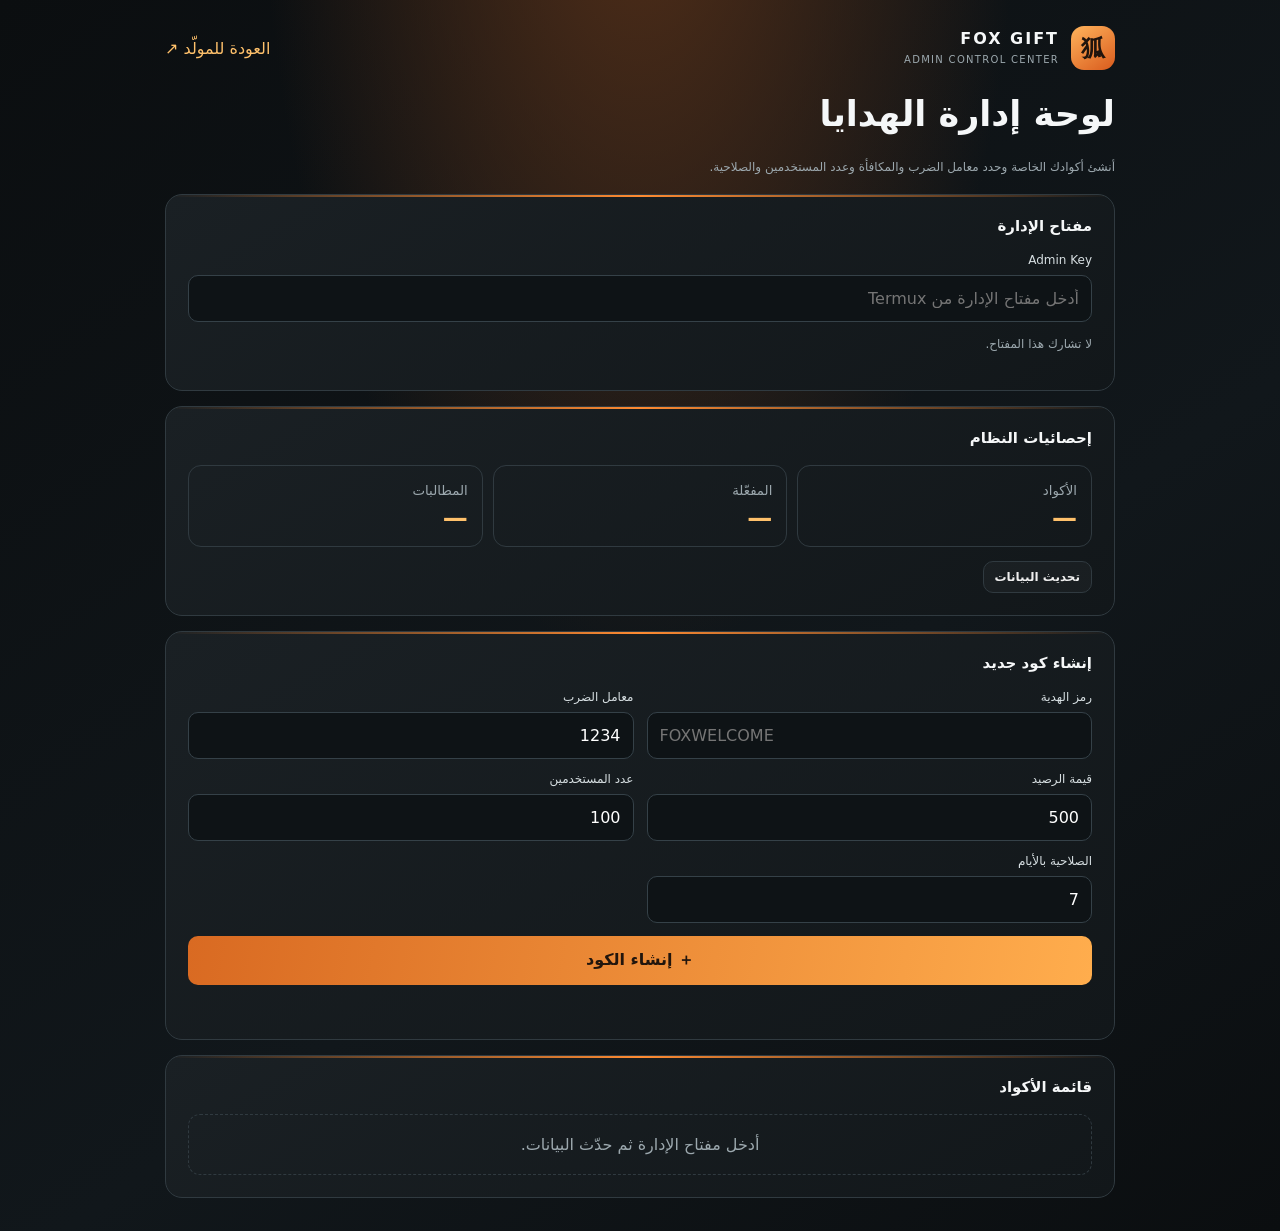
<file: FOX-GIFT-ROOM/admin.html>
<!doctype html>
<html lang="ar" dir="rtl"><head><meta charset="utf-8"><meta name="viewport" content="width=device-width,initial-scale=1"><meta name="theme-color" content="#101316"><title>FOX GIFT | الإدارة</title>
<style>
:root{color-scheme:dark;--line:#303a40;--orange:#ff8b32;--gold:#ffc16b;--muted:#9ca8ae;--white:#f5f7f8;--green:#64d6a0;--red:#ff7777}*{box-sizing:border-box}body{margin:0;min-height:100vh;background:radial-gradient(ellipse at 50% -15%,#553019 0,transparent 42%),linear-gradient(145deg,#0b0e10,#11171b 60%,#0b0e10);color:var(--white);font-family:system-ui,Arial,sans-serif;padding:18px}.shell{width:min(100%,950px);margin:auto}.top{display:flex;justify-content:space-between;align-items:center;gap:12px;margin:8px 0 24px}.brand{display:flex;align-items:center;gap:12px}.mark{width:44px;height:44px;display:grid;place-items:center;border-radius:13px;background:linear-gradient(145deg,#ffb45c,#d95b1d);color:#20140d;font-size:24px;font-weight:1000}.brand b{display:block;letter-spacing:2px}.brand small{color:var(--muted);font-size:10px;letter-spacing:1.3px}a{color:var(--gold);text-decoration:none}.panel{background:linear-gradient(150deg,#1a2024,#12171a);border:1px solid var(--line);border-radius:17px;padding:22px;margin:15px 0;position:relative;overflow:hidden}.panel:before{content:"";position:absolute;inset:0 0 auto;height:2px;background:linear-gradient(90deg,transparent,var(--orange),transparent)}h1{font-size:clamp(25px,5vw,35px)}h2{font-size:15px;margin:0 0 18px}.grid{display:grid;grid-template-columns:repeat(2,minmax(0,1fr));gap:13px}.field label{display:block;color:#d7dfe2;font-size:12px;margin-bottom:8px}.field input{width:100%;height:47px;border:1px solid #354148;border-radius:10px;background:#0e1316;color:white;padding:0 12px;font:inherit}.wide{grid-column:1/-1}button{font:inherit;cursor:pointer;border-radius:10px;font-weight:850}.primary{height:49px;border:0;background:linear-gradient(100deg,#d96a22,#ffad4d);color:#21150d}.secondary{padding:8px 11px;border:1px solid var(--line);background:#ffffff08;color:#eee;font-size:12px}.danger{border-color:#793b3b;color:#ff9999}.stats{display:grid;grid-template-columns:repeat(3,1fr);gap:10px}.stat{padding:14px;border:1px solid var(--line);border-radius:13px}.stat small{color:var(--muted)}.stat strong{display:block;color:var(--gold);font-size:25px;margin-top:4px}.status{min-height:22px;color:var(--green);font-size:12px;margin-top:10px}.list{display:grid;gap:10px}.item{padding:13px;border:1px solid var(--line);border-radius:12px;display:flex;justify-content:space-between;align-items:center;gap:12px;flex-wrap:wrap}.code{direction:ltr;color:var(--gold);font-weight:900;letter-spacing:1px}.meta{color:var(--muted);font-size:11px;margin-top:5px}.actions{display:flex;gap:7px}.empty{padding:20px;text-align:center;color:var(--muted);border:1px dashed var(--line);border-radius:12px}.hint{color:var(--muted);font-size:12px;line-height:1.8}@media(max-width:600px){.grid{grid-template-columns:1fr}.wide{grid-column:auto}.stats{gap:6px}.stat{padding:10px}.stat strong{font-size:21px}.panel{padding:16px}}
</style></head><body><div class="shell">
<header class="top"><div class="brand"><div class="mark">狐</div><div><b>FOX GIFT</b><small>ADMIN CONTROL CENTER</small></div></div><a href="./">العودة للمولّد ↗</a></header>
<h1>لوحة إدارة الهدايا</h1><p class="hint">أنشئ أكوادك الخاصة وحدد معامل الضرب والمكافأة وعدد المستخدمين والصلاحية.</p>
<section class="panel"><h2>مفتاح الإدارة</h2><div class="field"><label for="key">Admin Key</label><input id="key" type="password" autocomplete="current-password" placeholder="أدخل مفتاح الإدارة من Termux"></div><p class="hint">لا تشارك هذا المفتاح.</p></section>
<section class="panel"><h2>إحصائيات النظام</h2><div class="stats"><div class="stat"><small>الأكواد</small><strong id="total">—</strong></div><div class="stat"><small>المفعّلة</small><strong id="active">—</strong></div><div class="stat"><small>المطالبات</small><strong id="claims">—</strong></div></div><button class="secondary" id="refresh" style="margin-top:14px">تحديث البيانات</button></section>
<section class="panel"><h2>إنشاء كود جديد</h2><form id="create" class="grid">
<div class="field"><label for="code">رمز الهدية</label><input id="code" required maxlength="32" placeholder="FOXWELCOME" dir="ltr"></div>
<div class="field"><label for="multiplier">معامل الضرب</label><input id="multiplier" type="number" min="1" max="999999" value="1234" required></div>
<div class="field"><label for="credits">قيمة الرصيد</label><input id="credits" type="number" min="1" max="1000000" value="500" required></div>
<div class="field"><label for="uses">عدد المستخدمين</label><input id="uses" type="number" min="1" max="100000" value="100" required></div>
<div class="field"><label for="days">الصلاحية بالأيام</label><input id="days" type="number" min="1" max="365" value="7" required></div>
<button class="primary wide" type="submit">＋ إنشاء الكود</button></form><div class="status" id="status" role="status"></div></section>
<section class="panel"><h2>قائمة الأكواد</h2><div class="list" id="list"><div class="empty">أدخل مفتاح الإدارة ثم حدّث البيانات.</div></div></section></div>
<script>
const $=id=>document.getElementById(id),key=()=>$("key").value.trim();
async function api(path,body){const r=await fetch(path,{method:body?"POST":"GET",headers:{"Content-Type":"application/json","X-Admin-Key":key()},body:body?JSON.stringify(body):undefined});const d=await r.json();if(!r.ok)throw Error(d.error||"فشل الطلب");return d}
async function refresh(){try{const d=await api("/api/admin/list");$("total").textContent=d.codes.length;$("active").textContent=d.codes.filter(x=>x.active&&!x.expired).length;$("claims").textContent=d.claims;$("list").innerHTML=d.codes.length?d.codes.map(x=>'<article class="item"><div><div class="code">'+x.code+'</div><div class="meta">× '+x.multiplier+' · '+x.credits+' Credits · '+x.used+'/'+x.max_uses+' · '+(x.expired?'منتهي':x.active?'فعّال':'متوقف')+' · ينتهي '+new Date(x.expires_at*1000).toLocaleDateString("ar")+'</div></div><div class="actions"><button class="secondary" data-toggle="'+x.code+'">'+(x.active?'إيقاف':'تفعيل')+'</button><button class="secondary danger" data-delete="'+x.code+'">حذف</button></div></article>').join(""):'<div class="empty">لا توجد أكواد.</div>';$("status").textContent="تم تحديث البيانات."}catch(e){$("status").textContent=e.message}}
$("refresh").onclick=refresh;
$("create").onsubmit=async e=>{e.preventDefault();try{await api("/api/admin/create",{code:$("code").value.trim().toUpperCase(),multiplier:Number($("multiplier").value),credits:Number($("credits").value),max_uses:Number($("uses").value),days:Number($("days").value)});$("status").textContent="تم إنشاء الكود.";e.target.reset();$("multiplier").value=1234;$("credits").value=500;$("uses").value=100;$("days").value=7;await refresh()}catch(err){$("status").textContent=err.message}};
$("list").onclick=async e=>{const t=e.target.closest("[data-toggle]"),d=e.target.closest("[data-delete]");try{if(t)await api("/api/admin/toggle",{code:t.dataset.toggle});if(d&&confirm("حذف هذا الكود؟"))await api("/api/admin/delete",{code:d.dataset.delete});await refresh()}catch(err){$("status").textContent=err.message}};
</script></body></html>
</file>
<file: AUTOFOX_EDIT/style.css>
*{box-sizing:border-box}body{margin:0;background:#0b1017;color:#f4f6fa;font-family:system-ui,-apple-system,"Segoe UI",sans-serif}header{height:76px;padding:12px 6%;display:flex;align-items:center;justify-content:space-between;border-bottom:1px solid #252d38;background:#101720}.brand{display:flex;align-items:center;gap:12px}.mark{display:grid;place-items:center;width:42px;height:42px;border-radius:13px;background:linear-gradient(135deg,#ff8a24,#e34d16);font-weight:900;color:#111}h1{font-size:16px;letter-spacing:1px;margin:0}header p{margin:3px 0 0;color:#8e9aaa;font-size:11px}.tag{font-size:10px;color:#ff9a42;border:1px solid #75451f;border-radius:20px;padding:5px 10px}main{max-width:760px;margin:auto;padding:30px 18px}.hero{text-align:center;padding:22px 0 28px}.eyebrow{color:#ff943b;font-size:11px;letter-spacing:3px;font-weight:700}.hero h2{font-size:clamp(32px,8vw,52px);line-height:1.25;margin:12px 0}.hero em{font-style:normal;color:#ff8a24}.sub{color:#a6b0bd;line-height:1.8;font-size:14px;max-width:490px;margin:0 auto}.panel{background:#151e29;border:1px solid #293544;border-radius:22px;padding:18px}.drop{min-height:160px;border:1.5px dashed #536274;border-radius:16px;display:flex;flex-direction:column;align-items:center;justify-content:center;gap:10px;text-align:center;cursor:pointer;padding:20px}.upload{font-size:30px;color:#ff9a42;width:54px;height:54px;border-radius:17px;background:#332519;display:grid;place-items:center}.drop small,.drop span:last-child,.music small{color:#96a2b1;font-size:12px}.drop strong{font-size:16px}.settings{display:grid;grid-template-columns:1fr 1fr;gap:10px;margin-top:14px}.settings label{font-size:12px;color:#aeb8c5}.settings select{display:block;width:100%;margin-top:7px;padding:12px;border:1px solid #39495b;border-radius:10px;background:#0f1721;color:#fff}.music{display:flex;justify-content:space-between;gap:8px;align-items:center;padding:14px;margin-top:12px;border:1px solid #39495b;border-radius:12px;cursor:pointer;font-size:13px}.music small{max-width:48%;overflow:hidden;text-overflow:ellipsis;white-space:nowrap}button{width:100%;border:0;border-radius:13px;padding:16px;margin-top:15px;background:linear-gradient(100deg,#ff9b39,#ed5c1d);font-size:15px;font-weight:800;color:#17110b}button:disabled{opacity:.4}.progress{margin-top:18px;color:#c7d0dc;font-size:13px}.bar{height:5px;background:linear-gradient(90deg,#ff9b39,#ed5c1d);border-radius:8px;animation:pulse 1.3s infinite alternate}.result{margin-top:18px;padding:14px;background:#102a20;border:1px solid #286342;border-radius:12px;line-height:2}.result a{color:#8df0b2;font-weight:700}.features{display:grid;grid-template-columns:repeat(3,1fr);gap:10px;margin-top:18px}.features article{background:#121a24;border:1px solid #25313f;padding:14px;border-radius:14px}.features b{display:block;color:#ff9137;font-size:12px;margin-bottom:12px}.features strong{font-size:13px}.features p,.note{font-size:11px;line-height:1.8;color:#95a1af}.note{text-align:center;margin:22px 5px}footer{text-align:center;color:#657181;font-size:11px;padding:16px}@keyframes pulse{from{opacity:.35}to{opacity:1}}@media(max-width:480px){.features{grid-template-columns:1fr}.features article{display:grid;grid-template-columns:35px 1fr;align-items:center}.features b{margin:0}.features p{grid-column:2;margin:4px 0 0}.settings{grid-template-columns:1fr}}
</file>
<file: docs/style.css>
@import url('https://fonts.googleapis.com/css2?family= tajawal:wght@400;500;600;700;800;900&display=swap');
:root{color-scheme:dark;--bg:#0b1017;--panel:#151e29;--line:#293746;--orange:#ff8a24;--muted:#9aa9b8}
*{box-sizing:border-box}body{margin:0;background:radial-gradient(ellipse at 50% -15%,#243447 0,transparent 48%),var(--bg);color:#f4f7fa;font-family:Tajawal,system-ui,sans-serif;min-height:100vh;padding:0 18px;display:flex;flex-direction:column}
.top{width:min(760px,100%);margin:0 auto;padding:22px 0;display:flex;justify-content:space-between;align-items:center;border-bottom:1px solid #ffffff12}.brand{display:flex;align-items:center;gap:11px}.brand b{display:block;letter-spacing:2px;font-size:15px}.brand small{display:block;color:var(--muted);font-size:9px;letter-spacing:2px;margin-top:3px}.mark{width:39px;height:39px;display:grid;place-items:center;border:1px solid var(--orange);color:var(--orange);font-weight:900;font-size:23px;transform:skew(-7deg)}.tag{font-size:10px;color:#ffc17e;border:1px solid #ff8a2444;padding:7px 10px;border-radius:30px}
main{width:min(560px,100%);margin:50px auto 35px}.hero{text-align:center;margin-bottom:28px}.eyebrow{color:var(--orange);font-size:10px;letter-spacing:2px;font-weight:800}.hero h1{font-size:clamp(35px,9vw,54px);margin:9px 0 7px;font-weight:900}.hero h1 em{font-style:normal;color:var(--orange)}.hero p{color:var(--muted);font-size:14px;margin:0}
.panel{background:linear-gradient(145deg,#1a2633,#111923);border:1px solid var(--line);border-radius:19px;padding:24px;box-shadow:0 18px 60px #0005}.panel-head{display:flex;align-items:center;gap:13px;margin-bottom:24px}.orb{width:42px;height:42px;border-radius:13px;background:#ff8a2418;color:var(--orange);display:grid;place-items:center;font-size:22px}.panel h2{font-size:19px;margin:0 0 3px}.panel-head p{margin:0;color:var(--muted);font-size:12px}.panel label{display:block;font-size:12px;color:#c5d0da;margin-bottom:9px}input{width:100%;padding:15px 14px;border:1px solid #344657;border-radius:11px;background:#0c131c;color:#fff;font:700 16px system-ui;direction:ltr;text-align:left;outline:none;text-transform:uppercase}input:focus{border-color:var(--orange);box-shadow:0 0 0 3px #ff8a2418}button{width:100%;border:0;border-radius:11px;margin-top:14px;padding:15px;background:linear-gradient(100deg,#ff9b36,#f16a16);color:#1a120b;font-weight:900;font-size:15px;font-family:inherit;cursor:pointer}button span{margin-right:7px}.result{margin-top:15px;padding:13px;border-radius:10px;background:#0b121a;border:1px solid #293746;color:var(--muted);font-size:12px;line-height:1.8}.result.good{color:#8fe0b2;border-color:#26734a;background:#10251b}.result.bad{color:#ffb2a6;border-color:#783d35;background:#291713}.info{display:flex;gap:12px;margin-top:18px;padding:15px;border:1px solid #344150;border-radius:13px;background:#111a24}.info-icon{color:var(--orange);font-size:20px}.info b{font-size:12px}.info p{font-size:11px;color:var(--muted);line-height:1.8;margin:5px 0 0}footer{margin:auto auto 18px;text-align:center;color:#687786;font-size:9px;letter-spacing:1px}
@media(max-width:420px){main{margin-top:35px}.panel{padding:19px}.top{padding:17px 0}}
</file>
<file: smartcut-web/styles.css>
@import url('https://fonts.googleapis.com/css2?family=IBM+Plex+Sans+Arabic:wght@400;500;600;700&family=Inter:wght@400;500;600;700;800&display=swap');
:root{color-scheme:dark;--bg:#0b0d12;--panel:#121620;--panel2:#171d29;--line:#252d3a;--text:#f5f7fb;--muted:#929bad;--orange:#ff8b43;--orange2:#ffb16c;--green:#6ee0b0}*{box-sizing:border-box}body{margin:0;background:radial-gradient(ellipse at 80% 0%,#252033 0,transparent 34%),var(--bg);color:var(--text);font-family:'IBM Plex Sans Arabic',Inter,sans-serif}.app-shell{max-width:1120px;margin:auto;padding:0 26px}.topbar{height:82px;display:flex;align-items:center;justify-content:space-between;border-bottom:1px solid #ffffff12}.brand{display:flex;align-items:center;gap:12px;color:var(--text);text-decoration:none;font:800 15px Inter,sans-serif;letter-spacing:1.5px}.brand b{color:var(--orange)}.brand small{display:block;color:#818b9d;font:500 9px Inter,sans-serif;letter-spacing:2px;margin-top:4px}.brand-mark{display:grid;place-items:center;width:39px;height:39px;border:1px solid #ff9b5c88;border-radius:12px;color:var(--orange);font:800 22px Inter;background:#ff8b4312}.top-actions{display:flex;align-items:center;gap:14px}.local-pill,.beta,.ready-label{font-size:11px;color:#aeb8c8;border:1px solid var(--line);border-radius:30px;padding:7px 12px}.local-pill i,.eyebrow span{display:inline-block;width:7px;height:7px;background:var(--green);border-radius:50%;margin-left:6px;box-shadow:0 0 12px #6ee0b0}.icon-btn{width:33px;height:33px;border:1px solid var(--line);background:transparent;color:#dce2eb;border-radius:50%;font-size:16px}.hero{display:grid;grid-template-columns:1.1fr .9fr;gap:28px;align-items:center;padding:72px 0 62px}.eyebrow{font-size:12px;color:#d7b9a3}.eyebrow span{background:var(--orange);box-shadow:0 0 12px #ff8b43}.hero h1{font-size:clamp(36px,5.3vw,61px);line-height:1.2;margin:19px 0 17px;letter-spacing:-1.7px}.hero h1 em{font-style:normal;color:var(--orange)}.hero p{max-width:510px;color:#a6afbf;line-height:2;font-size:15px;margin:0}.hero-note{margin-top:24px;font-size:12px;color:#aeb8c8}.hero-note span{color:var(--orange);font-size:17px;margin-left:5px}.hero-art{height:260px;position:relative;display:grid;place-items:center;overflow:hidden;border:1px solid #ffffff12;border-radius:24px;background:linear-gradient(140deg,#191c29,#10151e 65%,#241b1c)}.orbit{position:absolute;border:1px solid #ff9a4a35;border-radius:50%;transform:rotate(-25deg)}.orbit-a{width:280px;height:130px}.orbit-b{width:220px;height:220px;border-color:#ffffff15}.play-core{width:88px;height:88px;display:grid;place-items:center;border-radius:28px;background:linear-gradient(135deg,#ffb16c,#f36d2e);color:#17100c;font-size:26px;box-shadow:0 15px 60px #ff8b4355;z-index:1;padding-right:4px}.float-tag{position:absolute;background:#202634;border:1px solid #ffffff19;border-radius:8px;padding:8px 11px;font:600 10px Inter;color:#d9e0ea;letter-spacing:.5px}.tag-one{top:42px;right:25px}.tag-two{bottom:47px;left:24px}.wave{position:absolute;bottom:17px;display:flex;gap:4px;align-items:center;height:25px}.wave i{width:3px;border-radius:5px;background:#ff9a4a88;height:var(--h,10px)}.wave i:nth-child(3n){--h:19px}.wave i:nth-child(3n + 1){--h:8px}.wave i:nth-child(4n){--h:14px}.workspace{border:1px solid var(--line);border-radius:20px;background:#10141dce;padding:28px;margin-bottom:22px}.section-heading{display:flex;align-items:flex-start;justify-content:space-between;gap:12px;margin-bottom:22px}.step{font:600 10px Inter,sans-serif;letter-spacing:2px;color:var(--orange)}h2{font-size:23px;margin:7px 0 4px}.section-heading p{color:var(--muted);font-size:13px;margin:0}.upload-grid{display:grid;grid-template-columns:1fr 1fr;gap:14px}.upload-card{position:relative;min-height:208px;padding:23px;border:1px dashed #3b4556;border-radius:15px;background:#151b26;display:flex;flex-direction:column;align-items:flex-start;cursor:pointer;transition:.2s}.upload-card:hover{border-color:var(--orange);background:#1b202b}.upload-card input{position:absolute;width:1px;height:1px;opacity:0}.upload-icon{font-size:26px;color:var(--orange);margin-bottom:12px}.upload-card strong{font-size:16px}.upload-card small{color:var(--muted);font-size:12px;margin-top:5px}.upload-cta{margin-top:17px;border-radius:8px;background:#ff8b4318;color:#ffab70;padding:8px 13px;font-size:12px}.file-meta{margin-top:10px;color:#8792a3;font-size:11px}.preview-grid{display:grid;grid-template-columns:1fr 1fr;gap:14px;margin-top:16px}.preview-panel{min-width:0;border:1px solid var(--line);border-radius:13px;padding:13px;background:#0d1118}.panel-title{display:flex;justify-content:space-between;color:#cbd2dd;font-size:12px;margin-bottom:10px}.panel-title span{color:var(--orange)}video{width:100%;max-height:230px;background:#050609;border-radius:8px}.clip-list{display:flex;flex-direction:column;gap:8px;max-height:230px;overflow:auto}.clip-item{display:flex;gap:10px;align-items:center;background:#171d28;padding:8px;border-radius:8px;font-size:11px;color:#cbd2dd}.clip-thumb{width:48px;height:38px;border-radius:5px;object-fit:cover;background:#303847}.settings-workspace{padding-bottom:24px}.settings-grid{display:grid;grid-template-columns:repeat(3,1fr);gap:13px}.setting{padding:15px;border:1px solid var(--line);border-radius:12px;background:#141a24}.setting label{display:block;font-size:12px;color:#dce2eb;margin-bottom:10px}.setting small{display:block;color:#7f8a9c;font-size:10px;margin-top:8px}.setting select,.duration-wrap{width:100%;height:43px;border:1px solid #303a4a;border-radius:8px;background:#0d121a;color:#e9edf4;padding:0 10px;font:12px inherit}.duration-wrap{display:flex;align-items:center;gap:8px}.duration-wrap input{width:65%;border:0;outline:0;background:transparent;color:white;font:600 16px Inter}.duration-wrap span{color:#929bad;font-size:11px}.action-row{display:flex;align-items:center;gap:14px;margin-top:20px;flex-wrap:wrap}.primary-btn,.secondary-btn{border:0;border-radius:9px;padding:13px 19px;font:600 13px 'IBM Plex Sans Arabic';cursor:pointer}.primary-btn{background:linear-gradient(110deg,#ffb16c,#ff7a35);color:#21130b;box-shadow:0 8px 24px #ff8b4325}.primary-btn:disabled{opacity:.5;cursor:not-allowed}.primary-btn span{font-size:17px;margin-left:5px}.secondary-btn{background:#1a2230;color:#d9e0ea;border:1px solid var(--line)}.privacy,.status{font-size:11px;color:#8d99aa}.status{margin-top:16px;padding:11px 13px;border-radius:8px;background:#0b1119;border:1px solid #222c39}.results{border-color:#4d3c30}.ready-label{color:var(--green);border-color:#6ee0b044}.analysis-grid{display:grid;grid-template-columns:repeat(4,1fr);gap:10px}.analysis-card{padding:15px;background:#171d28;border:1px solid var(--line);border-radius:10px}.analysis-card small{display:block;color:#8994a5;font-size:10px}.analysis-card strong{display:block;margin-top:8px;font:700 17px Inter;color:#f4a16a}.timeline-head{display:flex;justify-content:space-between;align-items:center;margin:25px 0 12px}.timeline-head h3{font-size:15px;margin:0}.timeline-head span{font-size:11px;color:#8e9aac}.timeline{display:flex;gap:7px;min-height:92px;padding:10px;background:#0b1017;border:1px solid var(--line);border-radius:10px;overflow-x:auto}.timeline-clip{min-width:95px;flex:1;border-radius:7px;padding:10px;background:linear-gradient(145deg,#493027,#252b3a);display:flex;flex-direction:column;justify-content:space-between;border:1px solid #ffad6a44}.timeline-clip:nth-child(3n+2){background:linear-gradient(145deg,#293b47,#242b3a)}.timeline-clip small{font-size:9px;color:#f4c6a4}.timeline-clip strong{font:600 11px Inter;color:#fff}.timeline-clip span{font-size:10px;color:#b9c3d1}.insight-box{display:flex;gap:13px;padding:16px;margin-top:17px;background:#1b1a20;border:1px solid #59402d;border-radius:11px}.insight-box>span{color:var(--orange);font-size:21px}.insight-box strong{font-size:13px}.insight-box p{font-size:12px;color:#c0c8d4;line-height:1.8;margin:6px 0}.insight-box small{font-size:10px;color:#929bad;line-height:1.8}footer{display:flex;justify-content:space-between;padding:22px 2px 35px;color:#717c8d;font-size:10px}footer span:first-child{font:700 10px Inter;letter-spacing:2px;color:#b7c0cc}dialog{max-width:420px;width:calc(100% - 32px);border:1px solid var(--line);border-radius:15px;background:#151b26;color:white;padding:25px;line-height:1.9}dialog::backdrop{background:#000b}.dialog-close{float:left;background:transparent;border:0;color:white;font-size:22px}dialog h2{margin-top:0}dialog li,dialog p{font-size:13px;color:#bbc4d2}@media(max-width:700px){.app-shell{padding:0 15px}.topbar{height:68px}.local-pill{font-size:9px}.hero{grid-template-columns:1fr;padding:48px 0 35px;gap:25px}.hero-art{height:210px}.hero h1{font-size:42px}.workspace{padding:19px 15px;border-radius:15px}.upload-grid,.preview-grid{grid-template-columns:1fr}.upload-card{min-height:180px}.settings-grid{grid-template-columns:1fr}.analysis-grid{grid-template-columns:1fr 1fr}.section-heading h2{font-size:20px}.privacy{width:100%}footer{gap:10px;flex-direction:column}.beta{font-size:9px}}
</file>
